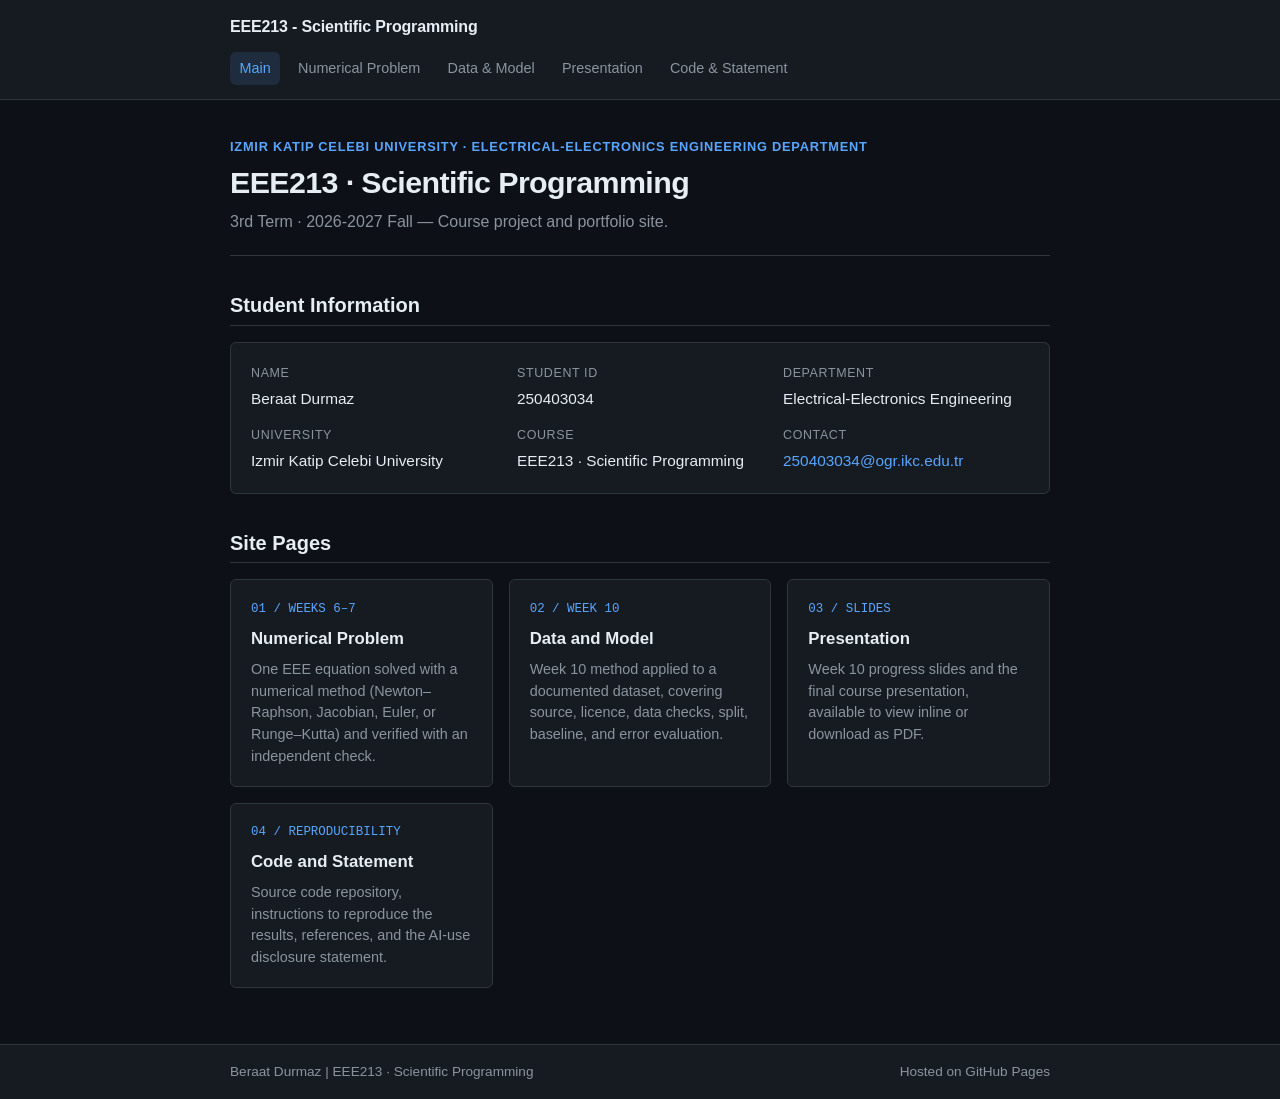
<file: index.html>
<!DOCTYPE html>
<html lang="en">
<head>
  <meta charset="UTF-8">
  <meta name="viewport" content="width=device-width, initial-scale=1.0">
  <title>Main | Course Portfolio</title>
  <link rel="stylesheet" href="assets/css/style.css">
</head>
<body>
  <header class="site-header">
    <div class="header-inner">
      <!-- EDIT: Replace with your course code or short site title -->
      <a class="site-title" href="index.html">EEE213 - Scientific Programming</a>
      <nav class="site-nav" aria-label="Primary navigation">
        <a href="index.html" aria-current="page">Main</a>
        <a href="numerical.html">Numerical Problem</a>
        <a href="data-model.html">Data &amp; Model</a>
        <a href="presentation.html">Presentation</a>
        <a href="code-statement.html">Code &amp; Statement</a>
      </nav>
    </div>
  </header>

  <main>
    <section class="page-header">
      <p class="page-kicker">Izmir Katip Celebi University · Electrical-Electronics Engineering Department</p>
      <!-- EDIT: Replace with your course title and short project subtitle -->
      <h1>EEE213 · Scientific Programming</h1>
      <p class="page-subtitle">3rd Term · 2026-2027 Fall &mdash; Course project and portfolio site.</p>
    </section>

    <section aria-labelledby="student-info-heading">
      <h2 id="student-info-heading">Student Information</h2>
      <!-- EDIT: Fill in your identifying details below -->
      <div class="info-grid">
        <div class="info-item">
          <span class="info-label">Name</span>
          <span class="info-value">Beraat Durmaz</span>
        </div>
        <div class="info-item">
          <span class="info-label">Student ID</span>
          <span class="info-value">250403034</span>
        </div>
        <div class="info-item">
          <span class="info-label">Department</span>
          <span class="info-value">Electrical-Electronics Engineering</span>
        </div>
        <div class="info-item">
          <span class="info-label">University</span>
          <span class="info-value">Izmir Katip Celebi University</span>
        </div>
        <div class="info-item">
          <span class="info-label">Course</span>
          <span class="info-value">EEE213 · Scientific Programming</span>
        </div>
        <div class="info-item">
          <span class="info-label">Contact</span>
          <span class="info-value"><a href="mailto:[250403034@ogr.ikc.edu.tr]">250403034@ogr.ikc.edu.tr</a></span>
        </div>
      </div>
    </section>

    <section aria-labelledby="pages-heading">
      <h2 id="pages-heading">Site Pages</h2>
      <div class="card-grid">
        <a class="nav-card" href="numerical.html">
          <span class="nav-card-num">01 / WEEKS 6&ndash;7</span>
          <h3>Numerical Problem</h3>
          <p>One EEE equation solved with a numerical method (Newton&ndash;Raphson, Jacobian, Euler, or Runge&ndash;Kutta) and verified with an independent check.</p>
        </a>

        <a class="nav-card" href="data-model.html">
          <span class="nav-card-num">02 / WEEK 10</span>
          <h3>Data and Model</h3>
          <p>Week 10 method applied to a documented dataset, covering source, licence, data checks, split, baseline, and error evaluation.</p>
        </a>

        <a class="nav-card" href="presentation.html">
          <span class="nav-card-num">03 / SLIDES</span>
          <h3>Presentation</h3>
          <p>Week 10 progress slides and the final course presentation, available to view inline or download as PDF.</p>
        </a>

        <a class="nav-card" href="code-statement.html">
          <span class="nav-card-num">04 / REPRODUCIBILITY</span>
          <h3>Code and Statement</h3>
          <p>Source code repository, instructions to reproduce the results, references, and the AI-use disclosure statement.</p>
        </a>
      </div>
    </section>
  </main>

  <footer class="site-footer">
    <div class="footer-inner">
      <!-- EDIT: Replace with your name and term -->
      <span>Beraat Durmaz | EEE213 · Scientific Programming</span>
      <span>Hosted on GitHub Pages</span>
    </div>
  </footer>
</body>
</html>
</file>
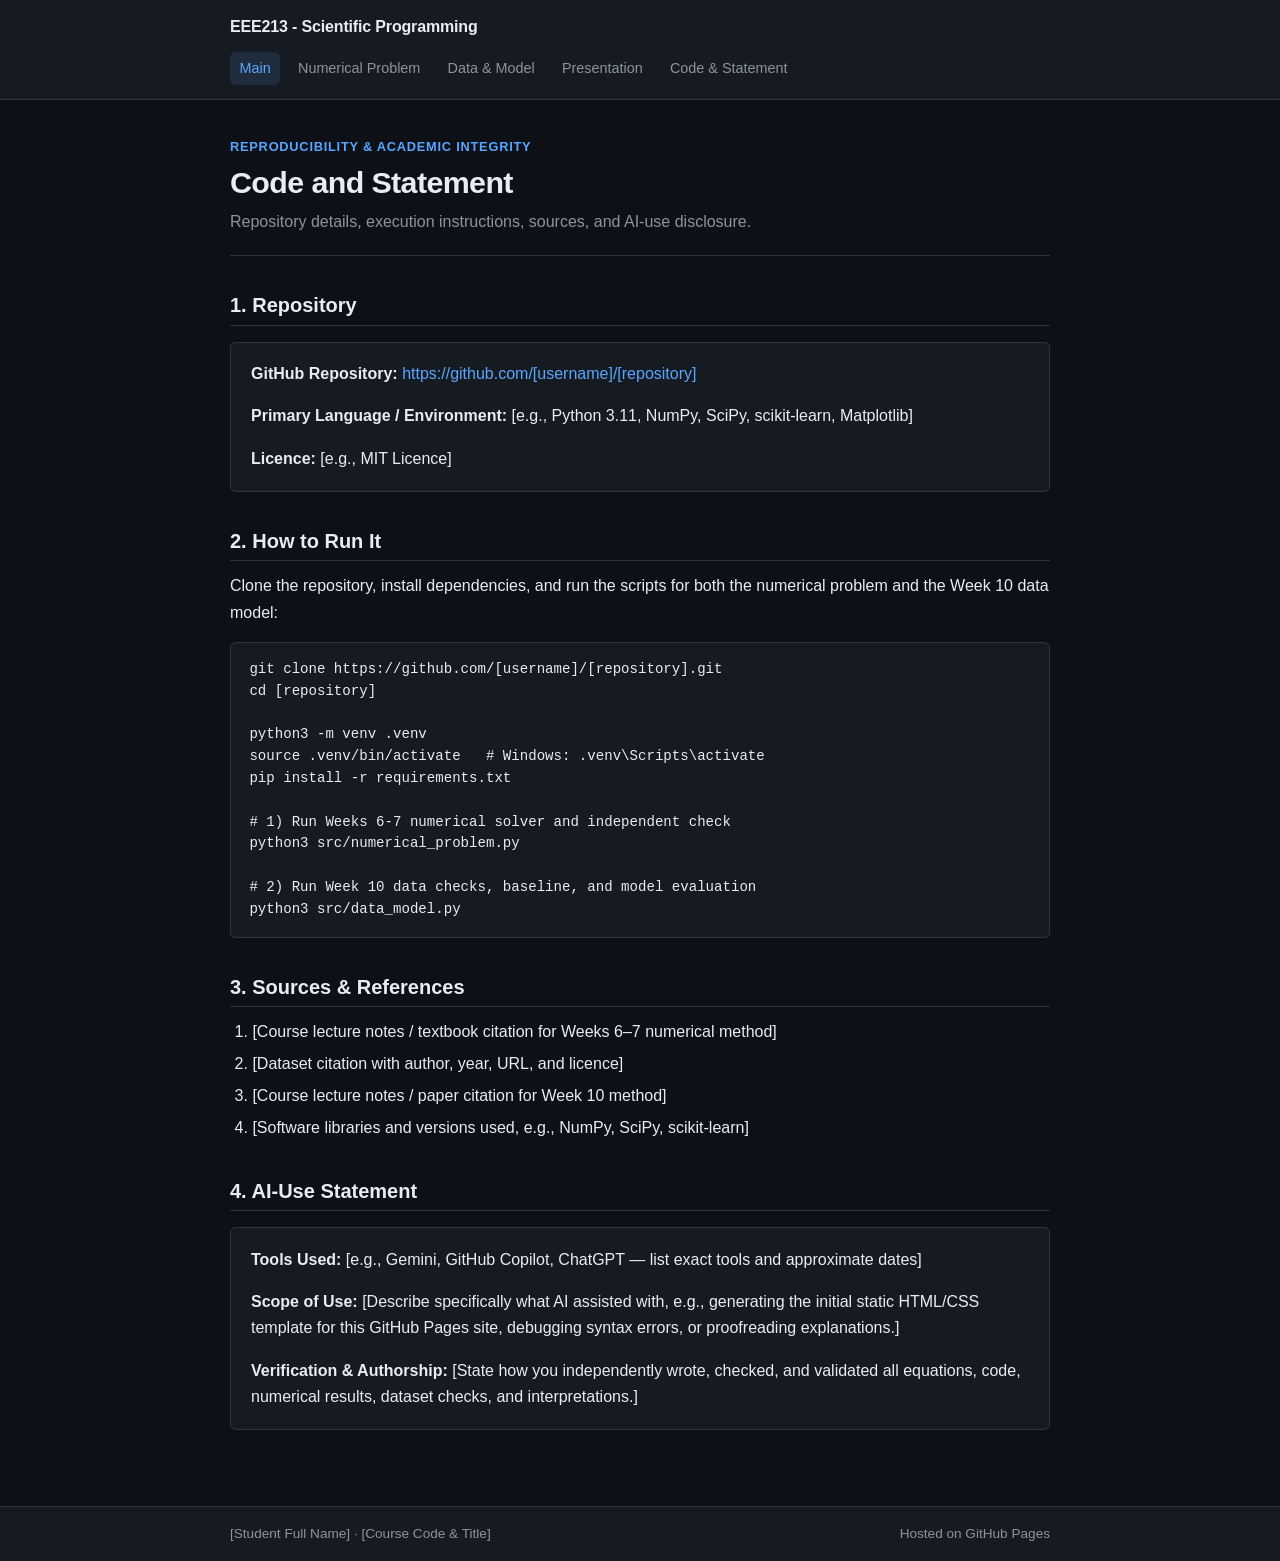
<file: code-statement.html>
<!DOCTYPE html>
<html lang="en">
<head>
  <meta charset="UTF-8">
  <meta name="viewport" content="width=device-width, initial-scale=1.0">
  <title>Code and Statement | Course Portfolio</title>
  <link rel="stylesheet" href="assets/css/style.css">
</head>
<body>
  <header class="site-header">
    <div class="header-inner">
      <!-- EDIT: Replace with your course code or short site title -->
      <a class="site-title" href="index.html">EEE213 - Scientific Programming</a>
      <nav class="site-nav" aria-label="Primary navigation">
        <a href="index.html" aria-current="page">Main</a>
        <a href="numerical.html">Numerical Problem</a>
        <a href="data-model.html">Data &amp; Model</a>
        <a href="presentation.html">Presentation</a>
        <a href="code-statement.html">Code &amp; Statement</a>
      </nav>
    </div>
  </header>

  <main>
    <section class="page-header">
      <p class="page-kicker">Reproducibility &amp; Academic Integrity</p>
      <h1>Code and Statement</h1>
      <p class="page-subtitle">Repository details, execution instructions, sources, and AI-use disclosure.</p>
    </section>

    <section aria-labelledby="repo-heading">
      <h2 id="repo-heading">1. Repository</h2>
      <div class="panel">
        <!-- EDIT: Replace with your actual GitHub repository URL -->
        <p><strong>GitHub Repository:</strong> <a href="https://github.com/[username]/[repository]" target="_blank" rel="noopener">https://github.com/[username]/[repository]</a></p>
        <p><strong>Primary Language / Environment:</strong> [e.g., Python 3.11, NumPy, SciPy, scikit-learn, Matplotlib]</p>
        <p><strong>Licence:</strong> [e.g., MIT Licence]</p>
      </div>
    </section>

    <section aria-labelledby="run-heading">
      <h2 id="run-heading">2. How to Run It</h2>
      <p>Clone the repository, install dependencies, and run the scripts for both the numerical problem and the Week 10 data model:</p>
      <!-- EDIT: Update filenames and commands to match your repository -->
      <pre><code>git clone https://github.com/[username]/[repository].git
cd [repository]

python3 -m venv .venv
source .venv/bin/activate   # Windows: .venv\Scripts\activate
pip install -r requirements.txt

# 1) Run Weeks 6-7 numerical solver and independent check
python3 src/numerical_problem.py

# 2) Run Week 10 data checks, baseline, and model evaluation
python3 src/data_model.py</code></pre>
    </section>

    <section aria-labelledby="sources-heading">
      <h2 id="sources-heading">3. Sources &amp; References</h2>
      <!-- EDIT: List all textbooks, course notes, datasets, papers, and software libraries used -->
      <ol>
        <li>[Course lecture notes / textbook citation for Weeks 6&ndash;7 numerical method]</li>
        <li>[Dataset citation with author, year, URL, and licence]</li>
        <li>[Course lecture notes / paper citation for Week 10 method]</li>
        <li>[Software libraries and versions used, e.g., NumPy, SciPy, scikit-learn]</li>
      </ol>
    </section>

    <section aria-labelledby="ai-heading">
      <h2 id="ai-heading">4. AI-Use Statement</h2>
      <!-- EDIT: Adjust this statement to accurately reflect your actual AI usage for the course -->
      <div class="panel">
        <p><strong>Tools Used:</strong> [e.g., Gemini, GitHub Copilot, ChatGPT — list exact tools and approximate dates]</p>
        <p><strong>Scope of Use:</strong> [Describe specifically what AI assisted with, e.g., generating the initial static HTML/CSS template for this GitHub Pages site, debugging syntax errors, or proofreading explanations.]</p>
        <p><strong>Verification &amp; Authorship:</strong> [State how you independently wrote, checked, and validated all equations, code, numerical results, dataset checks, and interpretations.]</p>
      </div>
    </section>
  </main>

  <footer class="site-footer">
    <div class="footer-inner">
      <!-- EDIT: Replace with your name and term -->
      <span>[Student Full Name] &middot; [Course Code &amp; Title]</span>
      <span>Hosted on GitHub Pages</span>
    </div>
  </footer>
</body>
</html>
</file>
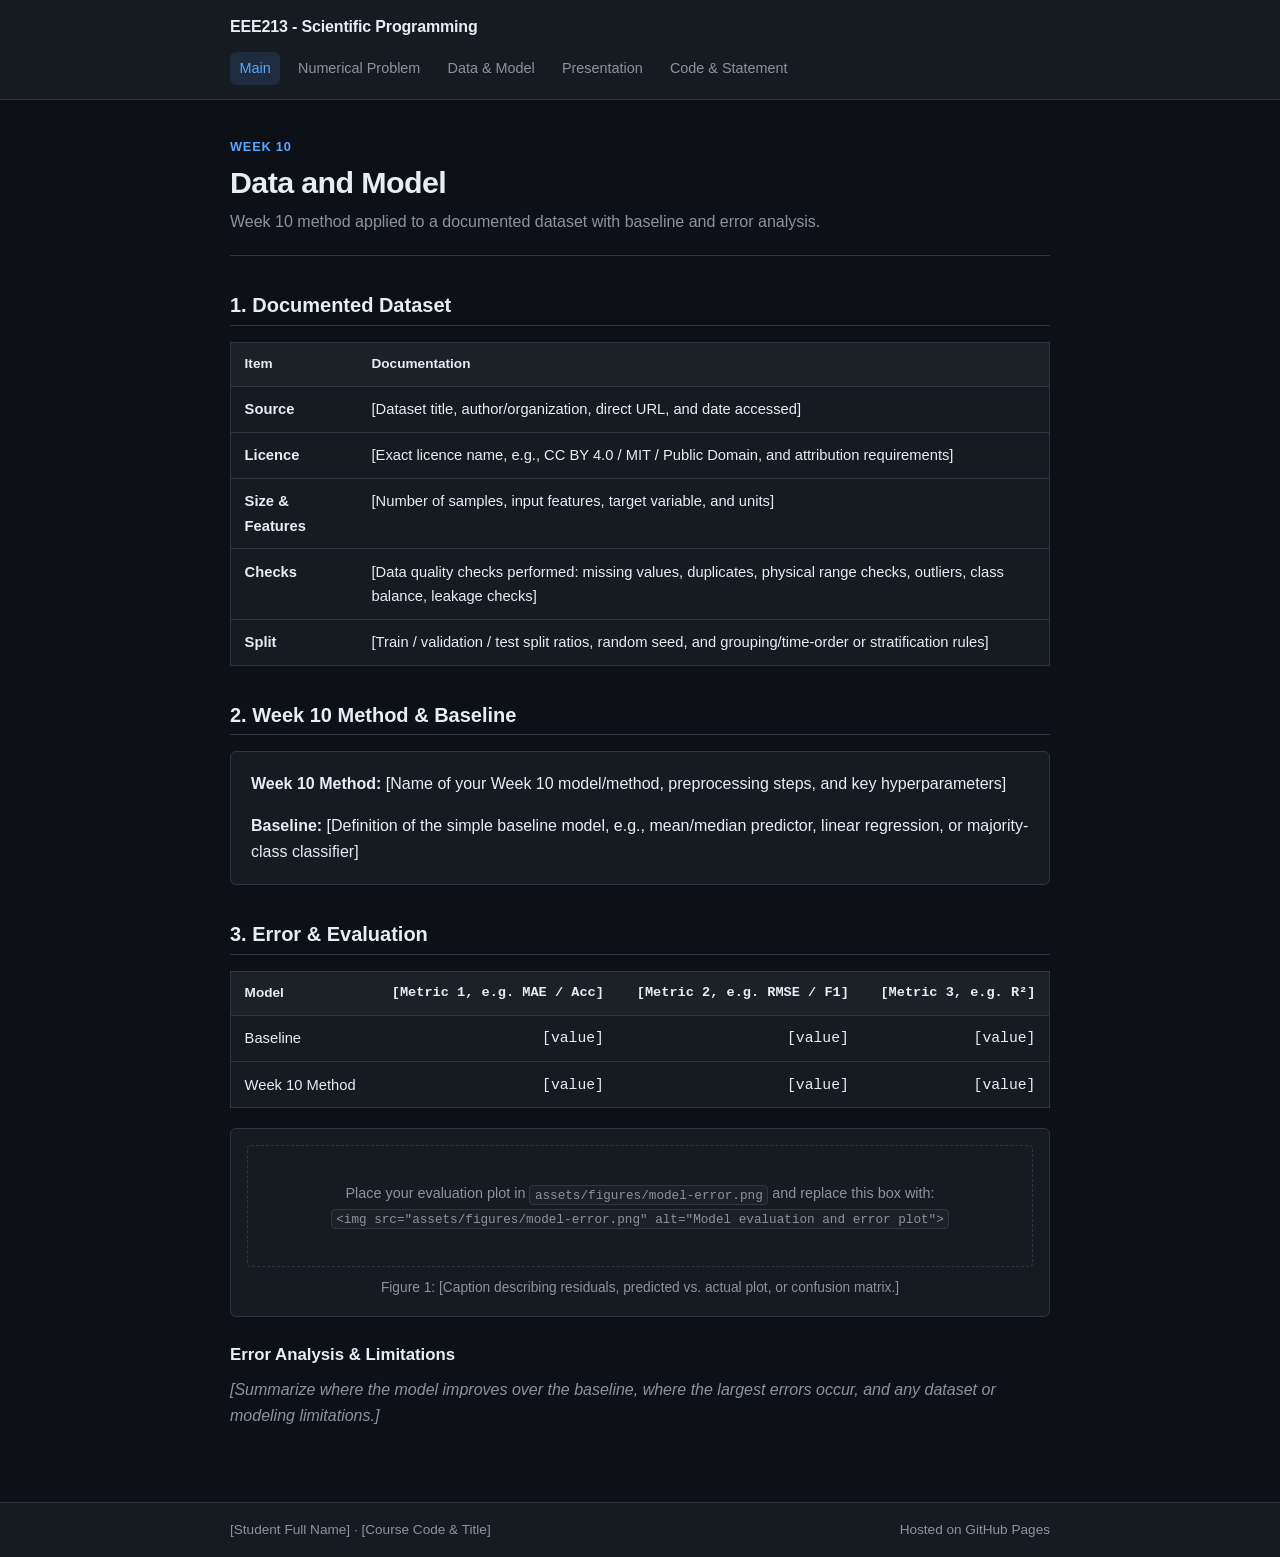
<file: data-model.html>
<!DOCTYPE html>
<html lang="en">
<head>
  <meta charset="UTF-8">
  <meta name="viewport" content="width=device-width, initial-scale=1.0">
  <title>Data and Model | Course Portfolio</title>
  <link rel="stylesheet" href="assets/css/style.css">
  <!-- Optional: uncomment the line below if you want LaTeX equations rendered with MathJax
  <script defer src="https://cdn.jsdelivr.net/npm/mathjax@3/es5/tex-mml-chtml.js"></script>
  -->
</head>
<body>
  <header class="site-header">
    <div class="header-inner">
      <!-- EDIT: Replace with your course code or short site title -->
      <a class="site-title" href="index.html">EEE213 - Scientific Programming</a>
      <nav class="site-nav" aria-label="Primary navigation">
        <a href="index.html" aria-current="page">Main</a>
        <a href="numerical.html">Numerical Problem</a>
        <a href="data-model.html">Data &amp; Model</a>
        <a href="presentation.html">Presentation</a>
        <a href="code-statement.html">Code &amp; Statement</a>
      </nav>
    </div>
  </header>

  <main>
    <section class="page-header">
      <p class="page-kicker">Week 10</p>
      <h1>Data and Model</h1>
      <p class="page-subtitle">Week 10 method applied to a documented dataset with baseline and error analysis.</p>
    </section>

    <section aria-labelledby="dataset-heading">
      <h2 id="dataset-heading">1. Documented Dataset</h2>
      <!-- EDIT: Populate source, licence, checks, and split details -->
      <div class="table-wrap">
        <table>
          <thead>
            <tr>
              <th>Item</th>
              <th>Documentation</th>
            </tr>
          </thead>
          <tbody>
            <tr>
              <td><strong>Source</strong></td>
              <td>[Dataset title, author/organization, direct URL, and date accessed]</td>
            </tr>
            <tr>
              <td><strong>Licence</strong></td>
              <td>[Exact licence name, e.g., CC BY 4.0 / MIT / Public Domain, and attribution requirements]</td>
            </tr>
            <tr>
              <td><strong>Size &amp; Features</strong></td>
              <td>[Number of samples, input features, target variable, and units]</td>
            </tr>
            <tr>
              <td><strong>Checks</strong></td>
              <td>[Data quality checks performed: missing values, duplicates, physical range checks, outliers, class balance, leakage checks]</td>
            </tr>
            <tr>
              <td><strong>Split</strong></td>
              <td>[Train / validation / test split ratios, random seed, and grouping/time-order or stratification rules]</td>
            </tr>
          </tbody>
        </table>
      </div>
    </section>

    <section aria-labelledby="method-heading">
      <h2 id="method-heading">2. Week 10 Method &amp; Baseline</h2>
      <div class="panel">
        <p><strong>Week 10 Method:</strong> [Name of your Week 10 model/method, preprocessing steps, and key hyperparameters]</p>
        <p><strong>Baseline:</strong> [Definition of the simple baseline model, e.g., mean/median predictor, linear regression, or majority-class classifier]</p>
      </div>
    </section>

    <section aria-labelledby="error-heading">
      <h2 id="error-heading">3. Error &amp; Evaluation</h2>
      <div class="table-wrap">
        <table>
          <thead>
            <tr>
              <th>Model</th>
              <th class="num">[Metric 1, e.g. MAE / Acc]</th>
              <th class="num">[Metric 2, e.g. RMSE / F1]</th>
              <th class="num">[Metric 3, e.g. R&sup2;]</th>
            </tr>
          </thead>
          <tbody>
            <tr>
              <td>Baseline</td>
              <td class="num">[value]</td>
              <td class="num">[value]</td>
              <td class="num">[value]</td>
            </tr>
            <tr>
              <td>Week 10 Method</td>
              <td class="num">[value]</td>
              <td class="num">[value]</td>
              <td class="num">[value]</td>
            </tr>
          </tbody>
        </table>
      </div>

      <figure>
        <div class="figure-placeholder">
          Place your evaluation plot in <code>assets/figures/model-error.png</code> and replace this box with:<br>
          <code>&lt;img src="assets/figures/model-error.png" alt="Model evaluation and error plot"&gt;</code>
        </div>
        <figcaption>Figure 1: [Caption describing residuals, predicted vs. actual plot, or confusion matrix.]</figcaption>
      </figure>

      <h3>Error Analysis &amp; Limitations</h3>
      <p class="placeholder">[Summarize where the model improves over the baseline, where the largest errors occur, and any dataset or modeling limitations.]</p>
    </section>
  </main>

  <footer class="site-footer">
    <div class="footer-inner">
      <!-- EDIT: Replace with your name and term -->
      <span>[Student Full Name] &middot; [Course Code &amp; Title]</span>
      <span>Hosted on GitHub Pages</span>
    </div>
  </footer>
</body>
</html>
</file>
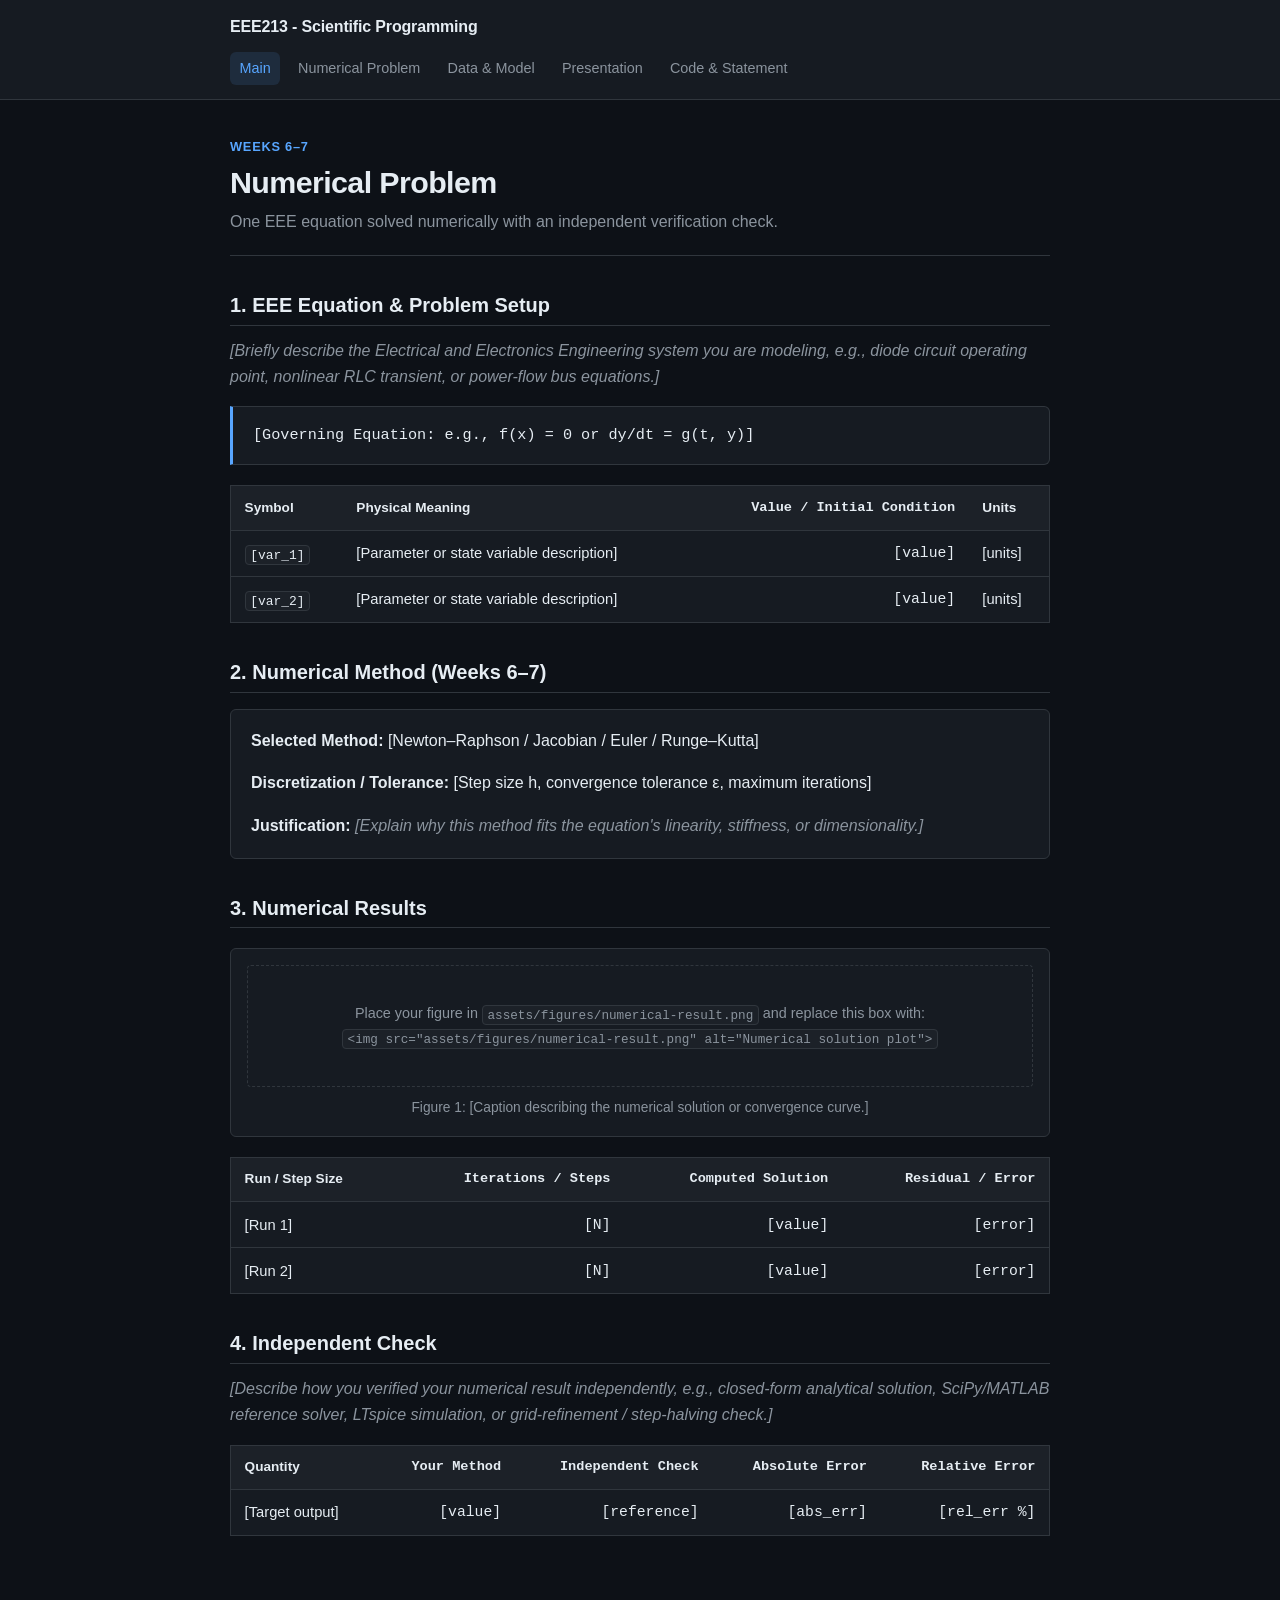
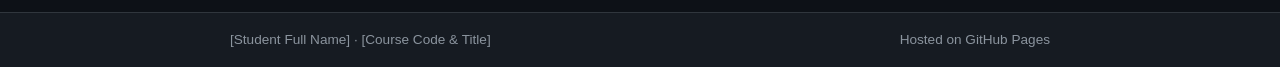
<file: numerical.html>
<!DOCTYPE html>
<html lang="en">
<head>
  <meta charset="UTF-8">
  <meta name="viewport" content="width=device-width, initial-scale=1.0">
  <title>Numerical Problem | Course Portfolio</title>
  <link rel="stylesheet" href="assets/css/style.css">
  <!-- Optional: uncomment the line below if you want LaTeX equations rendered with MathJax
  <script defer src="https://cdn.jsdelivr.net/npm/mathjax@3/es5/tex-mml-chtml.js"></script>
  -->
</head>
<body>
  <header class="site-header">
    <div class="header-inner">
      <!-- EDIT: Replace with your course code or short site title -->
      <a class="site-title" href="index.html">EEE213 - Scientific Programming</a>
      <nav class="site-nav" aria-label="Primary navigation">
        <a href="index.html" aria-current="page">Main</a>
        <a href="numerical.html">Numerical Problem</a>
        <a href="data-model.html">Data &amp; Model</a>
        <a href="presentation.html">Presentation</a>
        <a href="code-statement.html">Code &amp; Statement</a>
      </nav>
    </div>
  </header>

  <main>
    <section class="page-header">
      <p class="page-kicker">Weeks 6&ndash;7</p>
      <h1>Numerical Problem</h1>
      <p class="page-subtitle">One EEE equation solved numerically with an independent verification check.</p>
    </section>

    <section aria-labelledby="equation-heading">
      <h2 id="equation-heading">1. EEE Equation &amp; Problem Setup</h2>
      <!-- EDIT: Describe the physical circuit/system and governing equation -->
      <p class="placeholder">[Briefly describe the Electrical and Electronics Engineering system you are modeling, e.g., diode circuit operating point, nonlinear RLC transient, or power-flow bus equations.]</p>

      <div class="equation-box">
        <!-- EDIT: Replace with your governing equation (or LaTeX if MathJax is enabled) -->
        [Governing Equation: e.g., f(x) = 0  or  dy/dt = g(t, y)]
      </div>

      <div class="table-wrap">
        <table>
          <thead>
            <tr>
              <th>Symbol</th>
              <th>Physical Meaning</th>
              <th class="num">Value / Initial Condition</th>
              <th>Units</th>
            </tr>
          </thead>
          <tbody>
            <tr>
              <td><code>[var_1]</code></td>
              <td>[Parameter or state variable description]</td>
              <td class="num">[value]</td>
              <td>[units]</td>
            </tr>
            <tr>
              <td><code>[var_2]</code></td>
              <td>[Parameter or state variable description]</td>
              <td class="num">[value]</td>
              <td>[units]</td>
            </tr>
          </tbody>
        </table>
      </div>
    </section>

    <section aria-labelledby="method-heading">
      <h2 id="method-heading">2. Numerical Method (Weeks 6&ndash;7)</h2>
      <!-- EDIT: State which method you chose: Newton-Raphson, Jacobian, Euler, or Runge-Kutta -->
      <div class="panel">
        <p><strong>Selected Method:</strong> [Newton&ndash;Raphson / Jacobian / Euler / Runge&ndash;Kutta]</p>
        <p><strong>Discretization / Tolerance:</strong> [Step size h, convergence tolerance &epsilon;, maximum iterations]</p>
        <p><strong>Justification:</strong> <span class="placeholder">[Explain why this method fits the equation's linearity, stiffness, or dimensionality.]</span></p>
      </div>
    </section>

    <section aria-labelledby="results-heading">
      <h2 id="results-heading">3. Numerical Results</h2>
      <!-- EDIT: Replace placeholder with your plot saved in assets/figures/ -->
      <figure>
        <div class="figure-placeholder">
          Place your figure in <code>assets/figures/numerical-result.png</code> and replace this box with:<br>
          <code>&lt;img src="assets/figures/numerical-result.png" alt="Numerical solution plot"&gt;</code>
        </div>
        <figcaption>Figure 1: [Caption describing the numerical solution or convergence curve.]</figcaption>
      </figure>

      <div class="table-wrap">
        <table>
          <thead>
            <tr>
              <th>Run / Step Size</th>
              <th class="num">Iterations / Steps</th>
              <th class="num">Computed Solution</th>
              <th class="num">Residual / Error</th>
            </tr>
          </thead>
          <tbody>
            <tr>
              <td>[Run 1]</td>
              <td class="num">[N]</td>
              <td class="num">[value]</td>
              <td class="num">[error]</td>
            </tr>
            <tr>
              <td>[Run 2]</td>
              <td class="num">[N]</td>
              <td class="num">[value]</td>
              <td class="num">[error]</td>
            </tr>
          </tbody>
        </table>
      </div>
    </section>

    <section aria-labelledby="check-heading">
      <h2 id="check-heading">4. Independent Check</h2>
      <!-- EDIT: Document your independent verification (analytical solution, reference solver, SPICE, or conservation check) -->
      <p class="placeholder">[Describe how you verified your numerical result independently, e.g., closed-form analytical solution, SciPy/MATLAB reference solver, LTspice simulation, or grid-refinement / step-halving check.]</p>

      <div class="table-wrap">
        <table>
          <thead>
            <tr>
              <th>Quantity</th>
              <th class="num">Your Method</th>
              <th class="num">Independent Check</th>
              <th class="num">Absolute Error</th>
              <th class="num">Relative Error</th>
            </tr>
          </thead>
          <tbody>
            <tr>
              <td>[Target output]</td>
              <td class="num">[value]</td>
              <td class="num">[reference]</td>
              <td class="num">[abs_err]</td>
              <td class="num">[rel_err %]</td>
            </tr>
          </tbody>
        </table>
      </div>
    </section>
  </main>

  <footer class="site-footer">
    <div class="footer-inner">
      <!-- EDIT: Replace with your name and term -->
      <span>[Student Full Name] &middot; [Course Code &amp; Title]</span>
      <span>Hosted on GitHub Pages</span>
    </div>
  </footer>
</body>
</html>
</file>
<file: assets/css/style.css>
/* ==========================================================================
   Minimal Dark-Mode Stylesheet — University Course Static Site (GitHub Pages)
   Zero frameworks, zero build step, high-contrast WCAG AA+ dark palette.
   ========================================================================== */

:root {
  --bg: #0d1117;
  --surface: #161b22;
  --surface-alt: #1c2128;
  --border: #30363d;
  --text: #e6edf3;
  --text-muted: #8b949e;
  --accent: #58a6ff;
  --accent-hover: #79c0ff;
  --accent-subtle: rgba(88, 166, 255, 0.12);
  --code-bg: #161b22;
  --max-width: 860px;
  --radius: 6px;
  --font-sans: -apple-system, BlinkMacSystemFont, "Segoe UI", Roboto, Helvetica, Arial, sans-serif;
  --font-mono: ui-monospace, SFMono-Regular, Menlo, Monaco, Consolas, "Liberation Mono", monospace;
}

*,
*::before,
*::after {
  box-sizing: border-box;
}

html {
  color-scheme: dark;
  scroll-behavior: smooth;
}

body {
  margin: 0;
  background-color: var(--bg);
  color: var(--text);
  font-family: var(--font-sans);
  font-size: 16px;
  line-height: 1.65;
  min-height: 100vh;
  display: flex;
  flex-direction: column;
}

/* Header & Navigation */
.site-header {
  border-bottom: 1px solid var(--border);
  background-color: var(--surface);
  position: sticky;
  top: 0;
  z-index: 10;
}

.header-inner {
  max-width: var(--max-width);
  margin: 0 auto;
  padding: 0.85rem 1.25rem;
  display: flex;
  flex-wrap: wrap;
  align-items: center;
  justify-content: space-between;
  gap: 0.75rem 1.25rem;
}

.site-title {
  font-weight: 600;
  font-size: 1rem;
  color: var(--text);
  text-decoration: none;
  letter-spacing: -0.01em;
}

.site-title:hover {
  color: var(--accent);
}

.site-nav {
  display: flex;
  flex-wrap: wrap;
  gap: 0.25rem 0.5rem;
}

.site-nav a {
  color: var(--text-muted);
  text-decoration: none;
  font-size: 0.9rem;
  padding: 0.3rem 0.6rem;
  border-radius: var(--radius);
  transition: color 0.15s ease, background-color 0.15s ease;
}

.site-nav a:hover {
  color: var(--text);
  background-color: var(--surface-alt);
}

.site-nav a[aria-current="page"] {
  color: var(--accent);
  background-color: var(--accent-subtle);
  font-weight: 500;
}

/* Main Content */
main {
  flex: 1;
  width: 100%;
  max-width: var(--max-width);
  margin: 0 auto;
  padding: 2.25rem 1.25rem 3.5rem;
}

.page-header {
  margin-bottom: 2rem;
  padding-bottom: 1.25rem;
  border-bottom: 1px solid var(--border);
}

.page-kicker {
  margin: 0 0 0.35rem;
  font-size: 0.8rem;
  text-transform: uppercase;
  letter-spacing: 0.06em;
  color: var(--accent);
  font-weight: 600;
}

h1 {
  margin: 0 0 0.5rem;
  font-size: 1.9rem;
  line-height: 1.25;
  letter-spacing: -0.02em;
}

.page-subtitle {
  margin: 0;
  color: var(--text-muted);
  font-size: 1rem;
}

h2 {
  margin: 2.25rem 0 0.75rem;
  font-size: 1.25rem;
  line-height: 1.35;
  padding-bottom: 0.35rem;
  border-bottom: 1px solid var(--border);
}

h3 {
  margin: 1.5rem 0 0.5rem;
  font-size: 1.05rem;
  color: var(--text);
}

p {
  margin: 0 0 1rem;
}

a {
  color: var(--accent);
  text-decoration: none;
}

a:hover {
  color: var(--accent-hover);
  text-decoration: underline;
}

ul,
ol {
  margin: 0 0 1rem;
  padding-left: 1.4rem;
}

li {
  margin-bottom: 0.35rem;
}

/* Info Grid / Definition List */
.info-grid {
  display: grid;
  grid-template-columns: repeat(auto-fit, minmax(220px, 1fr));
  gap: 0.85rem 1.25rem;
  background-color: var(--surface);
  border: 1px solid var(--border);
  border-radius: var(--radius);
  padding: 1.25rem;
  margin: 1rem 0 1.5rem;
}

.info-item {
  display: flex;
  flex-direction: column;
  gap: 0.15rem;
}

.info-label {
  font-size: 0.78rem;
  text-transform: uppercase;
  letter-spacing: 0.05em;
  color: var(--text-muted);
}

.info-value {
  font-size: 0.96rem;
  color: var(--text);
  font-weight: 500;
}

/* Navigation Cards (Landing Page) */
.card-grid {
  display: grid;
  grid-template-columns: repeat(auto-fit, minmax(260px, 1fr));
  gap: 1rem;
  margin-top: 1rem;
}

.nav-card {
  display: block;
  background-color: var(--surface);
  border: 1px solid var(--border);
  border-radius: var(--radius);
  padding: 1.15rem 1.25rem;
  text-decoration: none;
  color: var(--text);
  transition: border-color 0.15s ease, background-color 0.15s ease;
}

.nav-card:hover {
  border-color: var(--accent);
  background-color: var(--surface-alt);
  text-decoration: none;
}

.nav-card-num {
  font-family: var(--font-mono);
  font-size: 0.78rem;
  color: var(--accent);
  margin-bottom: 0.35rem;
  display: block;
}

.nav-card h3 {
  margin: 0 0 0.4rem;
  font-size: 1.05rem;
  color: var(--text);
}

.nav-card p {
  margin: 0;
  font-size: 0.9rem;
  color: var(--text-muted);
  line-height: 1.5;
}

/* Content Panels & Callouts */
.panel {
  background-color: var(--surface);
  border: 1px solid var(--border);
  border-radius: var(--radius);
  padding: 1.15rem 1.25rem;
  margin: 1rem 0 1.25rem;
}

.panel > :last-child {
  margin-bottom: 0;
}

.placeholder {
  color: var(--text-muted);
  font-style: italic;
}

/* Code & Equation Blocks */
code {
  font-family: var(--font-mono);
  font-size: 0.88em;
  background-color: var(--surface-alt);
  border: 1px solid var(--border);
  border-radius: 4px;
  padding: 0.12em 0.35em;
}

pre {
  background-color: var(--code-bg);
  border: 1px solid var(--border);
  border-radius: var(--radius);
  padding: 1rem 1.15rem;
  overflow-x: auto;
  margin: 0.75rem 0 1.25rem;
  font-family: var(--font-mono);
  font-size: 0.88rem;
  line-height: 1.55;
}

pre code {
  background: none;
  border: none;
  padding: 0;
  font-size: inherit;
}

.equation-box {
  background-color: var(--surface);
  border-left: 3px solid var(--accent);
  border-top: 1px solid var(--border);
  border-right: 1px solid var(--border);
  border-bottom: 1px solid var(--border);
  border-radius: 0 var(--radius) var(--radius) 0;
  padding: 1rem 1.25rem;
  margin: 1rem 0 1.25rem;
  font-family: var(--font-mono);
  font-size: 0.95rem;
  overflow-x: auto;
}

/* Tables */
.table-wrap {
  overflow-x: auto;
  margin: 1rem 0 1.25rem;
}

table {
  width: 100%;
  border-collapse: collapse;
  font-size: 0.92rem;
  background-color: var(--surface);
  border: 1px solid var(--border);
}

th,
td {
  padding: 0.65rem 0.85rem;
  text-align: left;
  border-bottom: 1px solid var(--border);
  vertical-align: top;
}

th {
  background-color: var(--surface-alt);
  color: var(--text);
  font-weight: 600;
  font-size: 0.85rem;
}

td.num,
th.num {
  text-align: right;
  font-family: var(--font-mono);
}

tr:last-child td {
  border-bottom: none;
}

/* Figures & Slide Embeds */
figure {
  margin: 1.25rem 0;
  background-color: var(--surface);
  border: 1px solid var(--border);
  border-radius: var(--radius);
  padding: 1rem;
}

figure img {
  display: block;
  max-width: 100%;
  height: auto;
  margin: 0 auto;
  border-radius: 4px;
}

figcaption {
  margin-top: 0.65rem;
  font-size: 0.86rem;
  color: var(--text-muted);
  text-align: center;
}

.figure-placeholder {
  border: 1px dashed var(--border);
  border-radius: 4px;
  padding: 2.25rem 1rem;
  text-align: center;
  color: var(--text-muted);
  font-size: 0.9rem;
}

.slide-frame {
  width: 100%;
  height: 460px;
  border: 1px solid var(--border);
  border-radius: var(--radius);
  background-color: var(--bg);
  display: block;
  margin-top: 0.85rem;
}

.btn-link {
  display: inline-block;
  padding: 0.45rem 0.9rem;
  border: 1px solid var(--border);
  border-radius: var(--radius);
  background-color: var(--surface-alt);
  color: var(--accent);
  font-size: 0.9rem;
  font-weight: 500;
  text-decoration: none;
  margin-right: 0.5rem;
  margin-top: 0.25rem;
}

.btn-link:hover {
  border-color: var(--accent);
  text-decoration: none;
  color: var(--accent-hover);
}

/* Footer */
.site-footer {
  border-top: 1px solid var(--border);
  background-color: var(--surface);
  color: var(--text-muted);
  font-size: 0.85rem;
}

.footer-inner {
  max-width: var(--max-width);
  margin: 0 auto;
  padding: 1rem 1.25rem;
  display: flex;
  flex-wrap: wrap;
  justify-content: space-between;
  gap: 0.5rem 1rem;
}

@media (max-width: 600px) {
  h1 {
    font-size: 1.55rem;
  }

  .slide-frame {
    height: 320px;
  }
}
</file>
